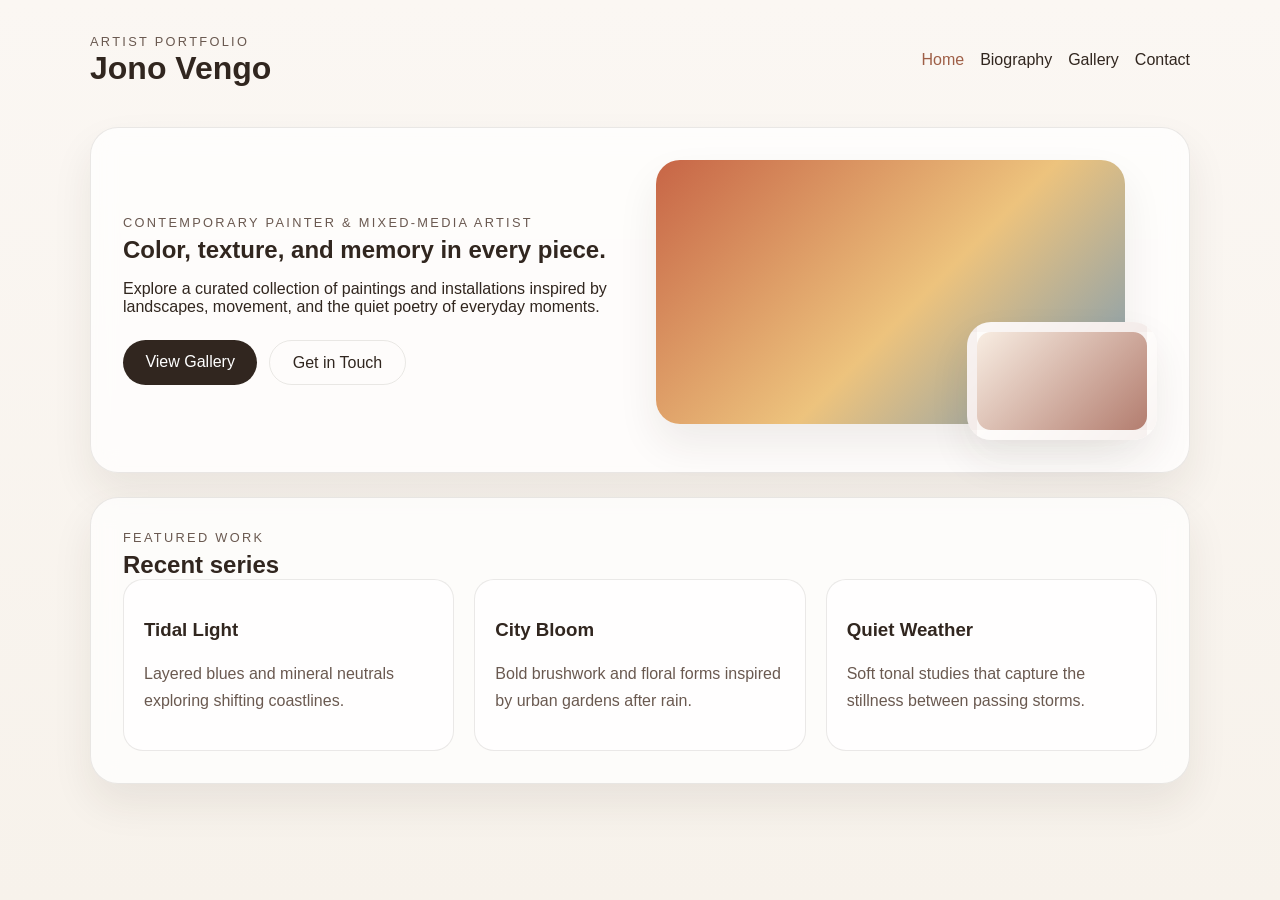
<file: index.html>
<!DOCTYPE html>
<html lang="en">
  <head>
    <meta charset="UTF-8" />
    <meta name="viewport" content="width=device-width, initial-scale=1.0" />
    <title>Jono Vengo | Artist Portfolio</title>
    <link rel="stylesheet" href="styles.css" />
  </head>
  <body>
    <header class="site-header">
      <div class="brand">
        <span class="eyebrow">Artist Portfolio</span>
        <h1>Jono Vengo</h1>
      </div>
      <nav aria-label="Primary navigation">
        <ul class="nav-links">
          <li><a class="active" href="index.html">Home</a></li>
          <li><a href="biography.html">Biography</a></li>
          <li><a href="gallery.html">Gallery</a></li>
          <li><a href="contact.html">Contact</a></li>
        </ul>
      </nav>
    </header>

    <main>
      <section class="hero panel">
        <div>
          <p class="eyebrow">Contemporary painter & mixed-media artist</p>
          <h2>Color, texture, and memory in every piece.</h2>
          <p>
            Explore a curated collection of paintings and installations inspired by landscapes,
            movement, and the quiet poetry of everyday moments.
          </p>
          <div class="button-row">
            <a class="button" href="gallery.html">View Gallery</a>
            <a class="button button-secondary" href="contact.html">Get in Touch</a>
          </div>
        </div>
        <div class="hero-art" aria-hidden="true">
          <div class="art-swatch swatch-large"></div>
          <div class="art-swatch swatch-small"></div>
        </div>
      </section>

      <section class="panel">
        <div class="section-heading">
          <p class="eyebrow">Featured work</p>
          <h2>Recent series</h2>
        </div>
        <div class="card-grid">
          <article class="card">
            <h3>Tidal Light</h3>
            <p>Layered blues and mineral neutrals exploring shifting coastlines.</p>
          </article>
          <article class="card">
            <h3>City Bloom</h3>
            <p>Bold brushwork and floral forms inspired by urban gardens after rain.</p>
          </article>
          <article class="card">
            <h3>Quiet Weather</h3>
            <p>Soft tonal studies that capture the stillness between passing storms.</p>
          </article>
        </div>
      </section>
    </main>
  </body>
</html>
</file>
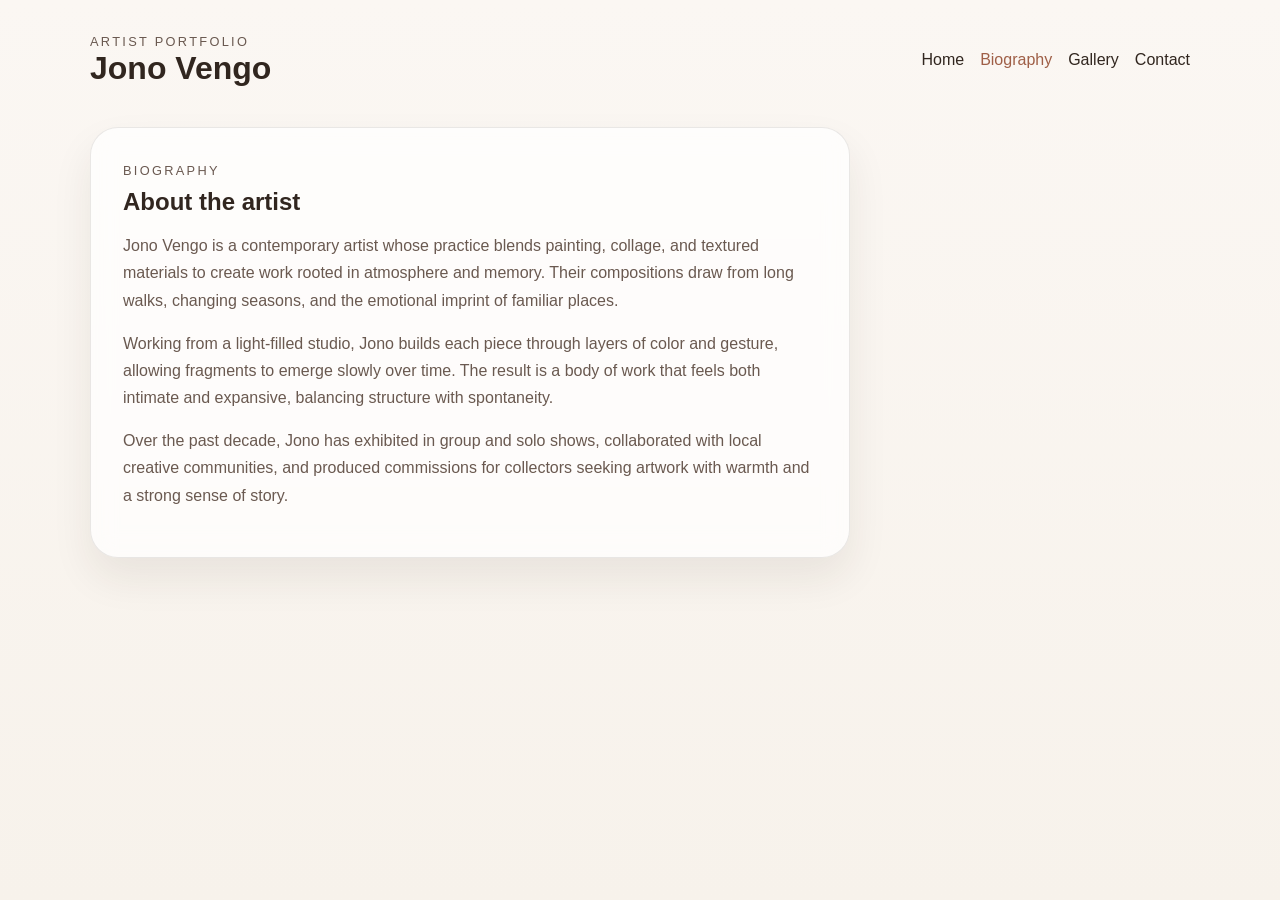
<file: biography.html>
<!DOCTYPE html>
<html lang="en">
  <head>
    <meta charset="UTF-8" />
    <meta name="viewport" content="width=device-width, initial-scale=1.0" />
    <title>Biography | Jono Vengo</title>
    <link rel="stylesheet" href="styles.css" />
  </head>
  <body>
    <header class="site-header">
      <div class="brand">
        <span class="eyebrow">Artist Portfolio</span>
        <h1>Jono Vengo</h1>
      </div>
      <nav aria-label="Primary navigation">
        <ul class="nav-links">
          <li><a href="index.html">Home</a></li>
          <li><a class="active" href="biography.html">Biography</a></li>
          <li><a href="gallery.html">Gallery</a></li>
          <li><a href="contact.html">Contact</a></li>
        </ul>
      </nav>
    </header>

    <main>
      <section class="panel prose">
        <p class="eyebrow">Biography</p>
        <h2>About the artist</h2>
        <p>
          Jono Vengo is a contemporary artist whose practice blends painting, collage, and
          textured materials to create work rooted in atmosphere and memory. Their compositions
          draw from long walks, changing seasons, and the emotional imprint of familiar places.
        </p>
        <p>
          Working from a light-filled studio, Jono builds each piece through layers of color and
          gesture, allowing fragments to emerge slowly over time. The result is a body of work
          that feels both intimate and expansive, balancing structure with spontaneity.
        </p>
        <p>
          Over the past decade, Jono has exhibited in group and solo shows, collaborated with
          local creative communities, and produced commissions for collectors seeking artwork with
          warmth and a strong sense of story.
        </p>
      </section>
    </main>
  </body>
</html>
</file>
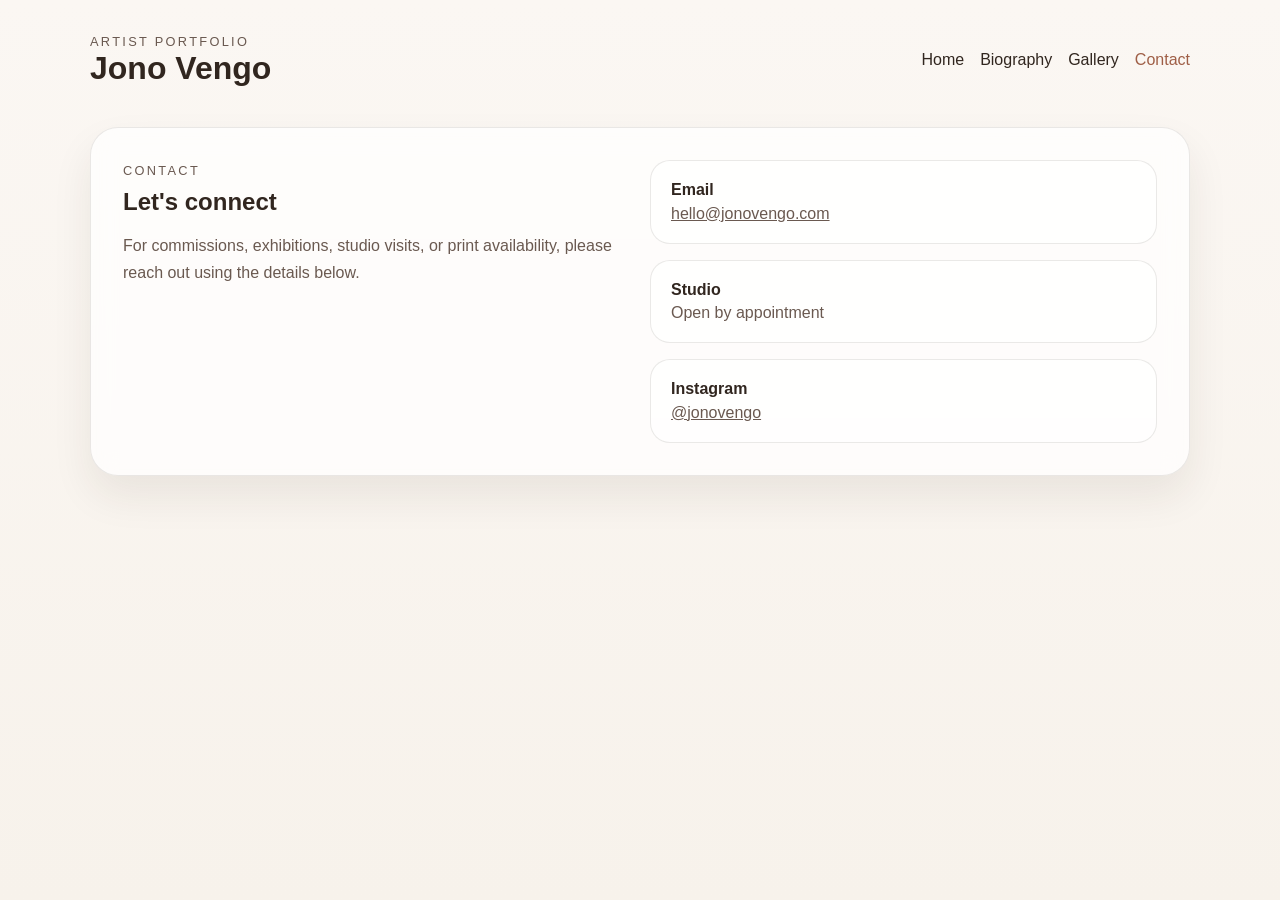
<file: contact.html>
<!DOCTYPE html>
<html lang="en">
  <head>
    <meta charset="UTF-8" />
    <meta name="viewport" content="width=device-width, initial-scale=1.0" />
    <title>Contact | Jono Vengo</title>
    <link rel="stylesheet" href="styles.css" />
  </head>
  <body>
    <header class="site-header">
      <div class="brand">
        <span class="eyebrow">Artist Portfolio</span>
        <h1>Jono Vengo</h1>
      </div>
      <nav aria-label="Primary navigation">
        <ul class="nav-links">
          <li><a href="index.html">Home</a></li>
          <li><a href="biography.html">Biography</a></li>
          <li><a href="gallery.html">Gallery</a></li>
          <li><a class="active" href="contact.html">Contact</a></li>
        </ul>
      </nav>
    </header>

    <main>
      <section class="panel contact-layout">
        <div>
          <p class="eyebrow">Contact</p>
          <h2>Let's connect</h2>
          <p>
            For commissions, exhibitions, studio visits, or print availability, please reach out
            using the details below.
          </p>
        </div>
        <dl class="contact-list">
          <div>
            <dt>Email</dt>
            <dd><a href="mailto:hello@jonovengo.com">hello@jonovengo.com</a></dd>
          </div>
          <div>
            <dt>Studio</dt>
            <dd>Open by appointment</dd>
          </div>
          <div>
            <dt>Instagram</dt>
            <dd><a href="https://www.instagram.com/" target="_blank" rel="noreferrer">@jonovengo</a></dd>
          </div>
        </dl>
      </section>
    </main>
  </body>
</html>
</file>
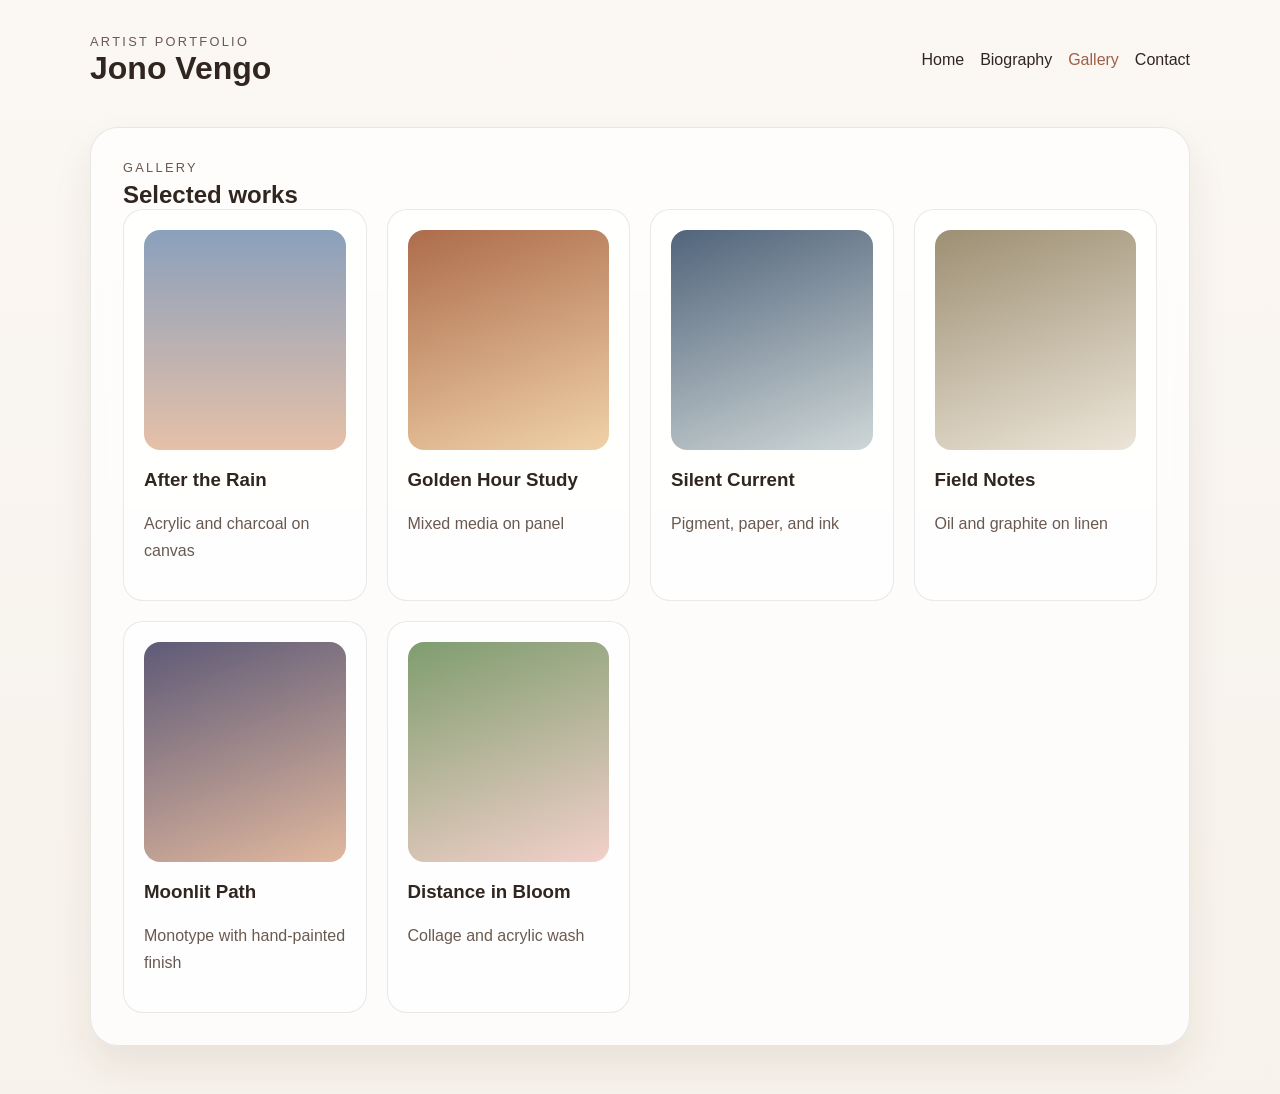
<file: gallery.html>
<!DOCTYPE html>
<html lang="en">
  <head>
    <meta charset="UTF-8" />
    <meta name="viewport" content="width=device-width, initial-scale=1.0" />
    <title>Gallery | Jono Vengo</title>
    <link rel="stylesheet" href="styles.css" />
  </head>
  <body>
    <header class="site-header">
      <div class="brand">
        <span class="eyebrow">Artist Portfolio</span>
        <h1>Jono Vengo</h1>
      </div>
      <nav aria-label="Primary navigation">
        <ul class="nav-links">
          <li><a href="index.html">Home</a></li>
          <li><a href="biography.html">Biography</a></li>
          <li><a class="active" href="gallery.html">Gallery</a></li>
          <li><a href="contact.html">Contact</a></li>
        </ul>
      </nav>
    </header>

    <main>
      <section class="panel">
        <div class="section-heading">
          <p class="eyebrow">Gallery</p>
          <h2>Selected works</h2>
        </div>
        <div class="gallery-grid">
          <article class="gallery-card">
            <div class="gallery-image image-one" aria-hidden="true"></div>
            <h3>After the Rain</h3>
            <p>Acrylic and charcoal on canvas</p>
          </article>
          <article class="gallery-card">
            <div class="gallery-image image-two" aria-hidden="true"></div>
            <h3>Golden Hour Study</h3>
            <p>Mixed media on panel</p>
          </article>
          <article class="gallery-card">
            <div class="gallery-image image-three" aria-hidden="true"></div>
            <h3>Silent Current</h3>
            <p>Pigment, paper, and ink</p>
          </article>
          <article class="gallery-card">
            <div class="gallery-image image-four" aria-hidden="true"></div>
            <h3>Field Notes</h3>
            <p>Oil and graphite on linen</p>
          </article>
          <article class="gallery-card">
            <div class="gallery-image image-five" aria-hidden="true"></div>
            <h3>Moonlit Path</h3>
            <p>Monotype with hand-painted finish</p>
          </article>
          <article class="gallery-card">
            <div class="gallery-image image-six" aria-hidden="true"></div>
            <h3>Distance in Bloom</h3>
            <p>Collage and acrylic wash</p>
          </article>
        </div>
      </section>
    </main>
  </body>
</html>
</file>
<file: styles.css>
:root {
  color-scheme: light;
  --background: #f7f2eb;
  --surface: rgba(255, 255, 255, 0.72);
  --text: #31261f;
  --muted: #6a5950;
  --accent: #9f5f47;
  --accent-soft: #e8c6b7;
  --border: rgba(49, 38, 31, 0.1);
  --shadow: 0 20px 40px rgba(49, 38, 31, 0.08);
  font-family: "Trebuchet MS", "Gill Sans", sans-serif;
}

* {
  box-sizing: border-box;
}

body {
  margin: 0;
  min-height: 100vh;
  background: linear-gradient(180deg, #fbf7f3 0%, var(--background) 100%);
  color: var(--text);
}

a {
  color: inherit;
}

.site-header,
main {
  width: min(1100px, calc(100% - 2rem));
  margin: 0 auto;
}

.site-header {
  display: flex;
  justify-content: space-between;
  align-items: center;
  gap: 1rem;
  padding: 2rem 0 1rem;
}

.eyebrow {
  margin: 0 0 0.4rem;
  color: var(--muted);
  font-size: 0.8rem;
  letter-spacing: 0.18em;
  text-transform: uppercase;
}

.brand h1,
.section-heading h2,
.hero h2,
.prose h2,
.contact-layout h2 {
  margin: 0;
}

.nav-links {
  display: flex;
  flex-wrap: wrap;
  gap: 1rem;
  list-style: none;
  margin: 0;
  padding: 0;
}

.nav-links a {
  text-decoration: none;
  padding-bottom: 0.2rem;
}

.nav-links a.active,
.nav-links a:hover,
.button:hover {
  color: var(--accent);
}

main {
  padding-bottom: 3rem;
}

.panel {
  background: var(--surface);
  border: 1px solid var(--border);
  border-radius: 28px;
  box-shadow: var(--shadow);
  backdrop-filter: blur(12px);
  margin-top: 1.5rem;
  padding: 2rem;
}

.hero {
  display: grid;
  grid-template-columns: repeat(2, minmax(0, 1fr));
  gap: 2rem;
  align-items: center;
}

.hero p {
  max-width: 38rem;
}

.button-row {
  display: flex;
  flex-wrap: wrap;
  gap: 0.75rem;
  margin-top: 1.5rem;
}

.button {
  display: inline-block;
  border-radius: 999px;
  background: var(--text);
  color: #fff;
  padding: 0.8rem 1.4rem;
  text-decoration: none;
}

.button-secondary {
  background: transparent;
  border: 1px solid var(--border);
  color: var(--text);
}

.hero-art {
  position: relative;
  min-height: 280px;
}

.art-swatch {
  position: absolute;
  border-radius: 24px;
  box-shadow: var(--shadow);
}

.swatch-large {
  inset: 0 2rem 1rem 0;
  background: linear-gradient(135deg, #c76546, #edc37d 55%, #7398b7);
}

.swatch-small {
  right: 0;
  bottom: 0;
  width: 38%;
  height: 42%;
  background: linear-gradient(135deg, #f8ede2, #b37d6f);
  border: 10px solid rgba(255, 255, 255, 0.85);
}

.card-grid,
.gallery-grid,
.contact-layout {
  display: grid;
  gap: 1.25rem;
}

.card-grid {
  grid-template-columns: repeat(auto-fit, minmax(200px, 1fr));
}

.card,
.gallery-card,
.contact-list div {
  padding: 1.25rem;
  border-radius: 20px;
  background: rgba(255, 255, 255, 0.7);
  border: 1px solid var(--border);
}

.gallery-grid {
  grid-template-columns: repeat(auto-fit, minmax(220px, 1fr));
}

.gallery-image {
  height: 220px;
  border-radius: 16px;
  margin-bottom: 1rem;
}

.image-one {
  background: linear-gradient(180deg, #8aa0bc, #e6c0a8);
}

.image-two {
  background: linear-gradient(160deg, #ad6c4c, #f0d2a8);
}

.image-three {
  background: linear-gradient(160deg, #51647b, #cfd7d7);
}

.image-four {
  background: linear-gradient(160deg, #9d8f73, #ece5d8);
}

.image-five {
  background: linear-gradient(160deg, #5e5a77, #e1b89e);
}

.image-six {
  background: linear-gradient(160deg, #7f9d6f, #f2d0ca);
}

.prose {
  max-width: 760px;
}

.prose p,
.contact-layout p,
.card p,
.gallery-card p {
  color: var(--muted);
  line-height: 1.7;
}

.contact-layout {
  grid-template-columns: repeat(2, minmax(0, 1fr));
  align-items: start;
}

.contact-list {
  display: grid;
  gap: 1rem;
  margin: 0;
}

.contact-list dt {
  font-weight: 700;
  margin-bottom: 0.35rem;
}

.contact-list dd {
  margin: 0;
  color: var(--muted);
}

@media (max-width: 760px) {
  .site-header,
  .hero,
  .contact-layout {
    grid-template-columns: 1fr;
  }

  .site-header {
    display: grid;
    padding-top: 1.5rem;
  }

  .panel {
    padding: 1.5rem;
  }
}
</file>
